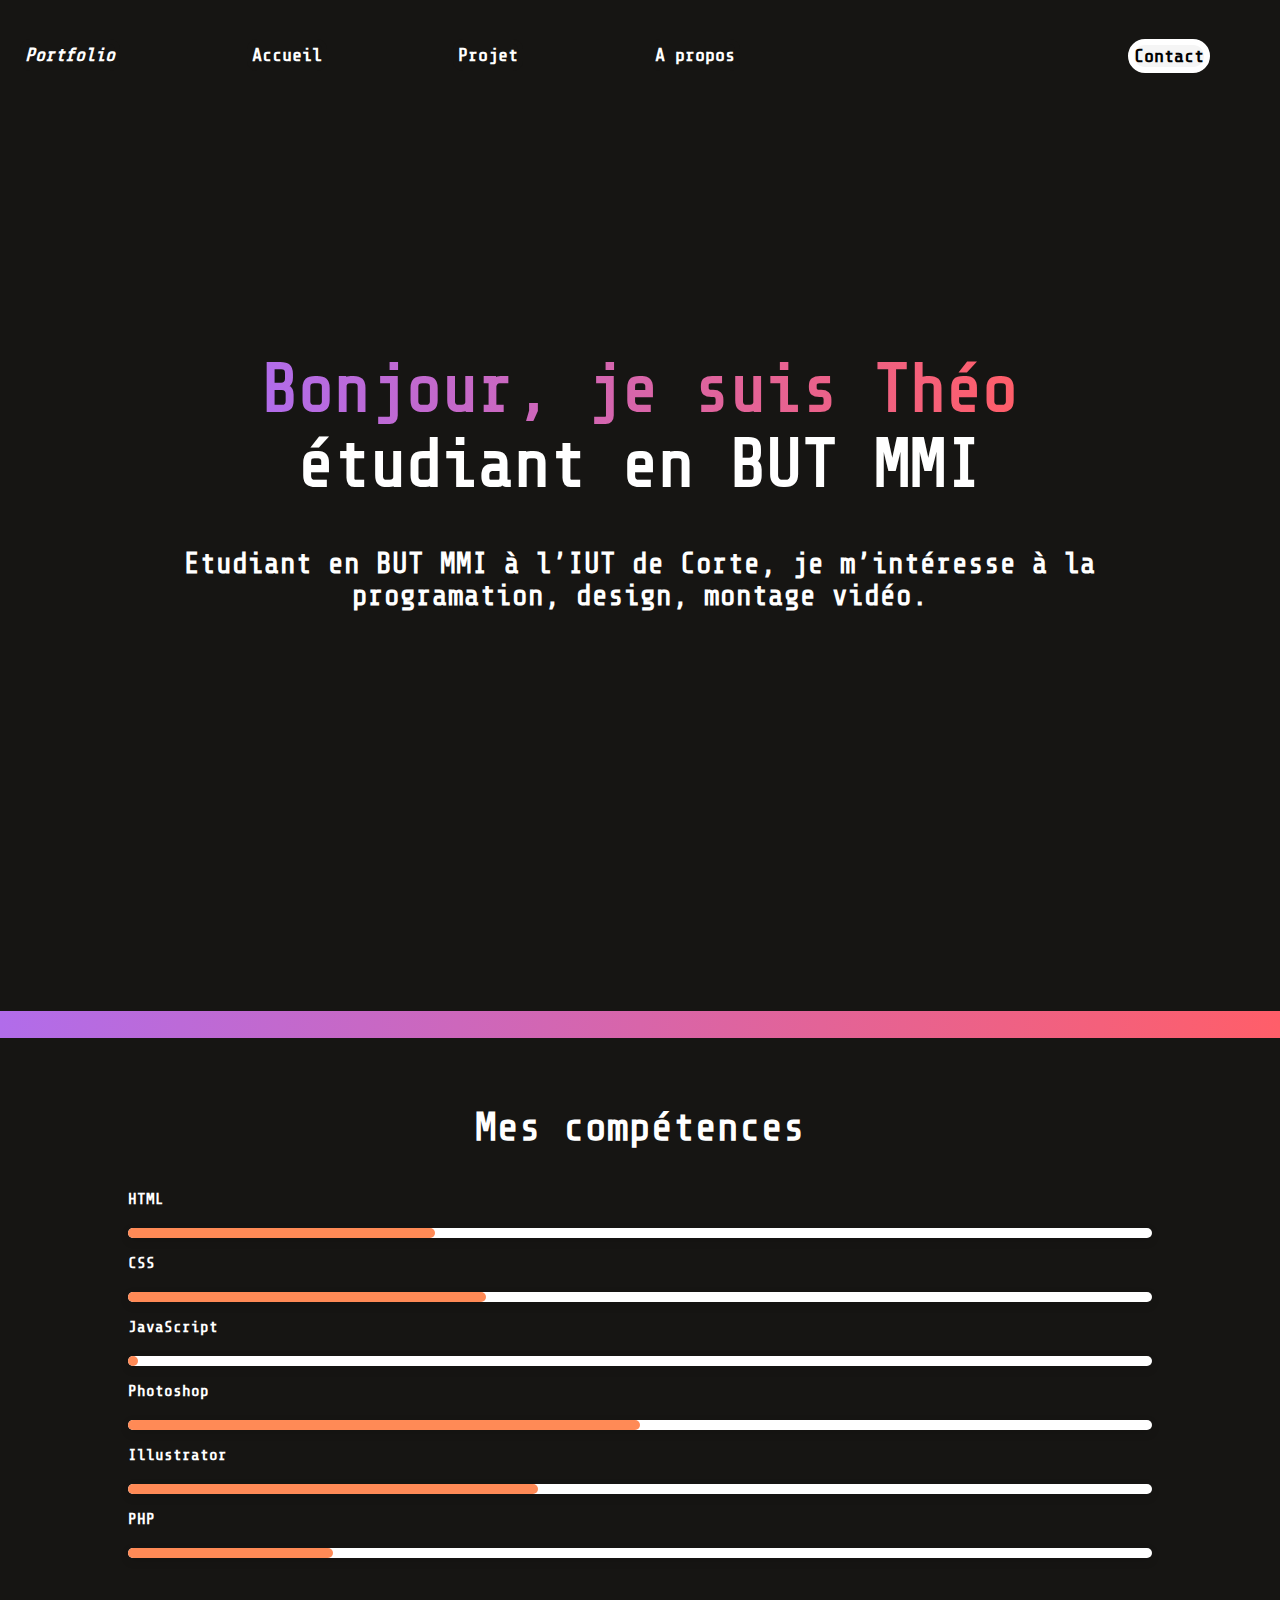
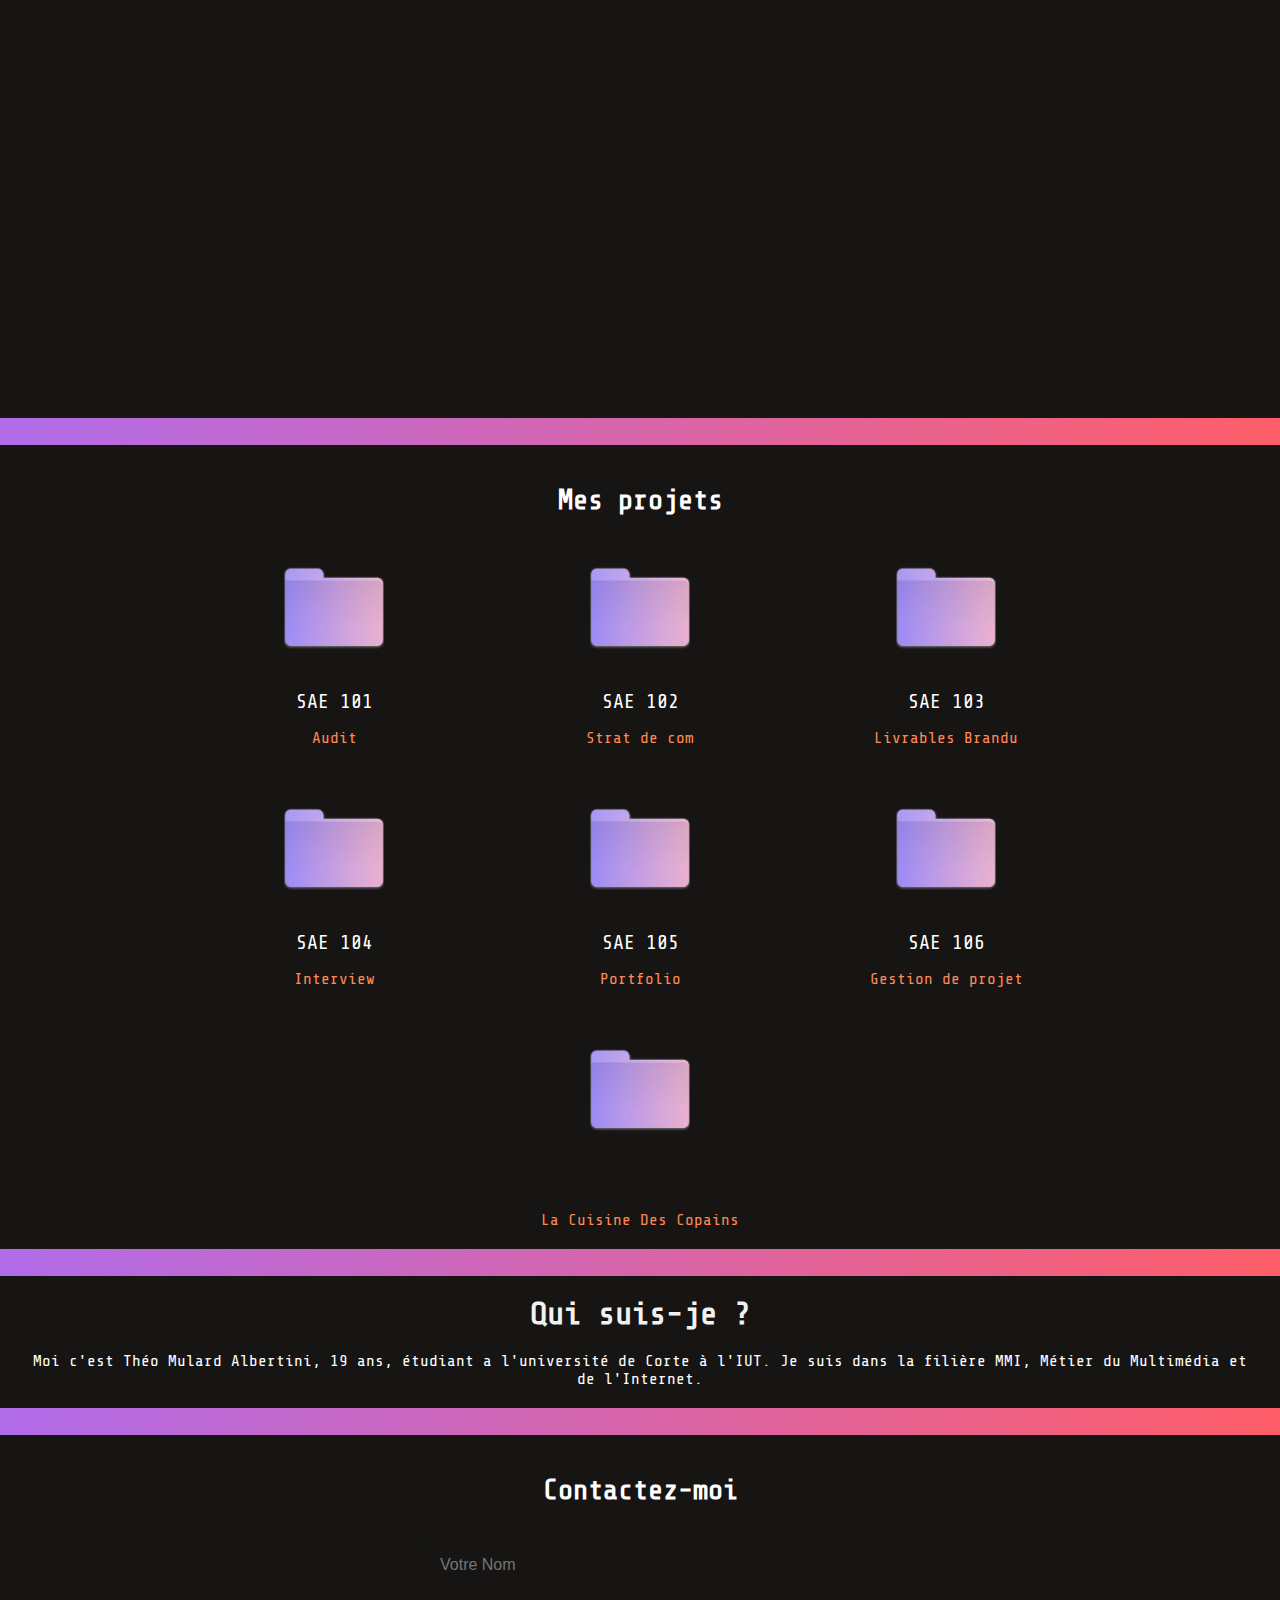
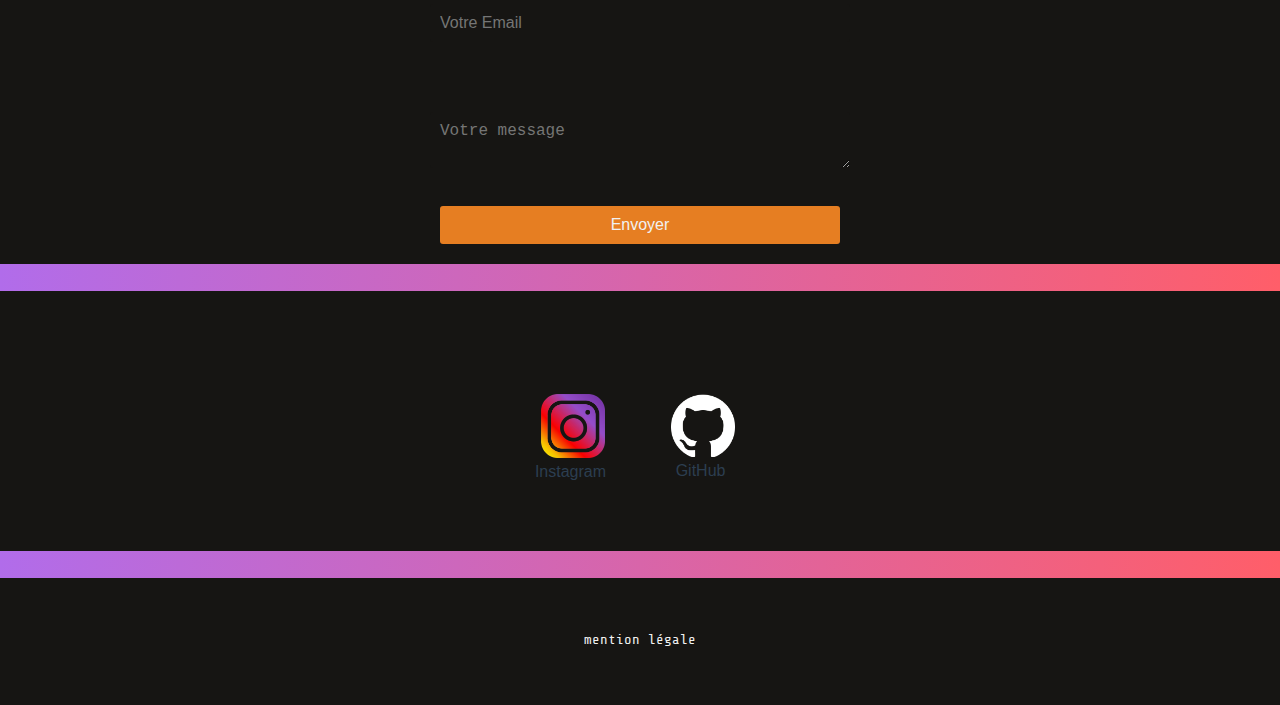
<file: index.html>
<!DOCTYPE html>
<html>
  <head>
    <title>Mon Portfolio</title>
    <meta charset="utf-8" />
    <meta name="viewport" content="width=device-width, initial-scale=1.0" />
    <link rel="stylesheet" href="style.css" />
    <link rel="preconnect" href="https://fonts.googleapis.com" />
    <link rel="preconnect" href="https://fonts.gstatic.com" crossorigin />
    <link
      href="https://fonts.googleapis.com/css2?family=Share+Tech+Mono&display=swap"
      rel="stylesheet"
    />
  </head>
  <body>
    <header>
      <div class="navbarfull" id="accueil">
      <div class="navbar">
        <div class="Portfolio">
            <h3 class="haut"><a href="#" ><em>Portfolio</em></a></h3>
         </div>
         <div class="menu">
            <h3 class="haut"><a href="#accuiel" >Accueil</a></h3>
          </div>
          <div class="menu">
            <h3 class="haut"><a href="#project" >Projet</a></h3>
          </div>
          <div class="menu">
            <h3 class="haut"><a href="#propos" >A propos</a></h3>
         </div>
         
      
    </div>
      <div class="navbar2">
        <div class="radius">
            <h3 class="haut2"><a class="noir" href="#contact" > Contact</a></h3>
          </div>
         </div>
  </div>
    </header>
    <!-- Section d'accueil -->
    <section class="accueil">
      <div class="container">
        <h1><span>Bonjour, je suis Théo</span>
          étudiant en BUT MMI
        </h1>
        <h2>Etudiant en BUT MMI à l’IUT de Corte, je m’intéresse à la programation,
        design, montage vidéo.</h2>
        
      </div>
      <div class="img-accueil">
        
      </div>
    </section>


    <div class="color"></div>


    <!-- Section des compétences -->
    <section class="competences">
      <div class="container">
        <h1>Mes compétences</h1>
        <div class="row">
          <div class="col-1-of-6">
            <h3>HTML</h3>
            <div class="progress-bar">
              <div class="progress-line" style="width: 30%;"></div>
            </div>
          </div>
          <div class="col-1-of-6">
            <h3>CSS</h3>
            <div class="progress-bar">
              <div class="progress-line" style="width: 35%;"></div>
            </div>
          </div>
          <div class="col-1-of-6">
            <h3>JavaScript</h3>
            <div class="progress-bar">
              <div class="progress-line" style="width: 1%;"></div>
            </div>
          </div>
          <div class="col-1-of-6">
            <h3>Photoshop</h3>
            <div class="progress-bar">
              <div class="progress-line" style="width: 50%;"></div>
            </div>
          </div>
          <div class="col-1-of-6">
            <h3>Illustrator</h3>
            <div class="progress-bar">
              <div class="progress-line" style="width: 40%;"></div>
            </div>
          </div>
          <div class="col-1-of-6">
            <h3>PHP</h3>
            <div class="progress-bar">
              <div class="progress-line" style="width: 20%;"></div>
            </div>
          </div>
        </div>
      </div>
      <!-- mettre d'autres compétences -->
    </section>



    <div class="color" id="project"></div>


    <!-- Section de mes projets -->
    <section class="projets" >
      <div class="container">
        <h1>Mes projets</h1>
        <div class="row">
          <div class="col-1-of-6">
            <div class="projet">
              <img src="img/folder.png" alt="Projet" />
              <h3>SAE 101</h3>
              <p>Audit</p>
            </div>
          </div>
          <div class="col-1-of-6">
            <div class="projet">
              <img src="img/folder.png" alt="Projet" />
              <h3>SAE 102</h3>
              <p>Strat de com</p>
            </div>
          </div>
          <div class="col-1-of-6">
            <div class="projet">
              <img src="img/folder.png" alt="Projet" />
              <h3>SAE 103</h3>
              <p>Livrables Brandu</p>
            </div>
          </div>
          <div class="col-1-of-6">
            <div class="projet">
              <img src="img/folder.png" alt="Projet" />
              <h3>SAE 104</h3>
              <p>Interview</p>
            </div>
          </div>
          <div class="col-1-of-6">
            <div class="projet">
              <img src="img/folder.png" alt="Projet" />
              <h3>SAE 105</h3>
              <p>Portfolio</p>
            </div>
          </div>
          <div class="col-1-of-6">
            <div class="projet">
              <img src="img/folder.png" alt="Projet" />
              <h3>SAE 106</h3>
              <p>Gestion de projet</p>
            </div>
          </div>
          <div class="col-1-of-6">
            <div class="projet">
              <img src="img/folder.png" alt="Projet" />
              <h3><a class="suppr" href="https://lacuisinedescopains9.wordpress.com/">Mon site wordpress</a></h3>
              <p>La Cuisine Des Copains</p>
            </div>
          </div>
        </div>
      </div>
    </section>
    

    <div class="color"id="propos"></div>
<!-- créer une section A PROPOS -->
      <section class="a-propos">
        <div>
          <div>
            <h1 class="a-proposh1">Qui suis-je ?</h1>
          </div>
          <div>
            <div>
            <p>
              Moi c'est Théo Mulard Albertini, 19 ans, étudiant a l'université
              de Corte à l'IUT. Je suis dans la filière MMI, Métier du Multimédia et de l'Internet.
            </p>
          </div>
          <div>
            <!-- mettre une image de moi -->
          </div>
          </div>
        </div>
      </section>
    <div class="color" id="contact"></div>


    <!-- Section de contact -->
    <section class="contact">
      <div class="container">
        <h1>Contactez-moi</h1>
        <form action="">
          <div class="row2">
            <div class="col-1-of-2">
              <input class="text" type="text" name="name" placeholder="Votre Nom" required />
            </div>
            <div class="col-1-of-2">
              <input
                class="mail"
                type="email"
                name="email"
                placeholder="Votre Email"
                required
              />
            </div>
          </div>
          <textarea
            class="mess"
            name="message"
            placeholder="Votre message"
            required
          ></textarea>
          <br>
          <input class="hoov" type="submit" value="Envoyer" />
        </form>
      </div>
    </section>


    <div class="color"></div>


    <!-- Section des réseaux sociaux -->
    <section class="reseaux">
      <div class="container">
        <h3>Retrouvez-moi sur les réseaux</h3>
        <div class="row">
          <div class="col-1-of">
            <img src="img/instalogo.png" />
            <a href="#" class="social-link">
              Instagram
            </a>
          </div>
          <div class="col-1-of">
            <img src="img/github.png" alt="GitHub" />
            <a href="#" class="social-link">
              GitHub
            </a>
          </div>
        </div>
      </div>
    </section>


    <div class="color"></div>


    <!-- Section de pied de page -->
    <footer>
      <div class="container">
        <p>mention légale</p>
      </div>
    </footer>

  </body>
</html>
</file>
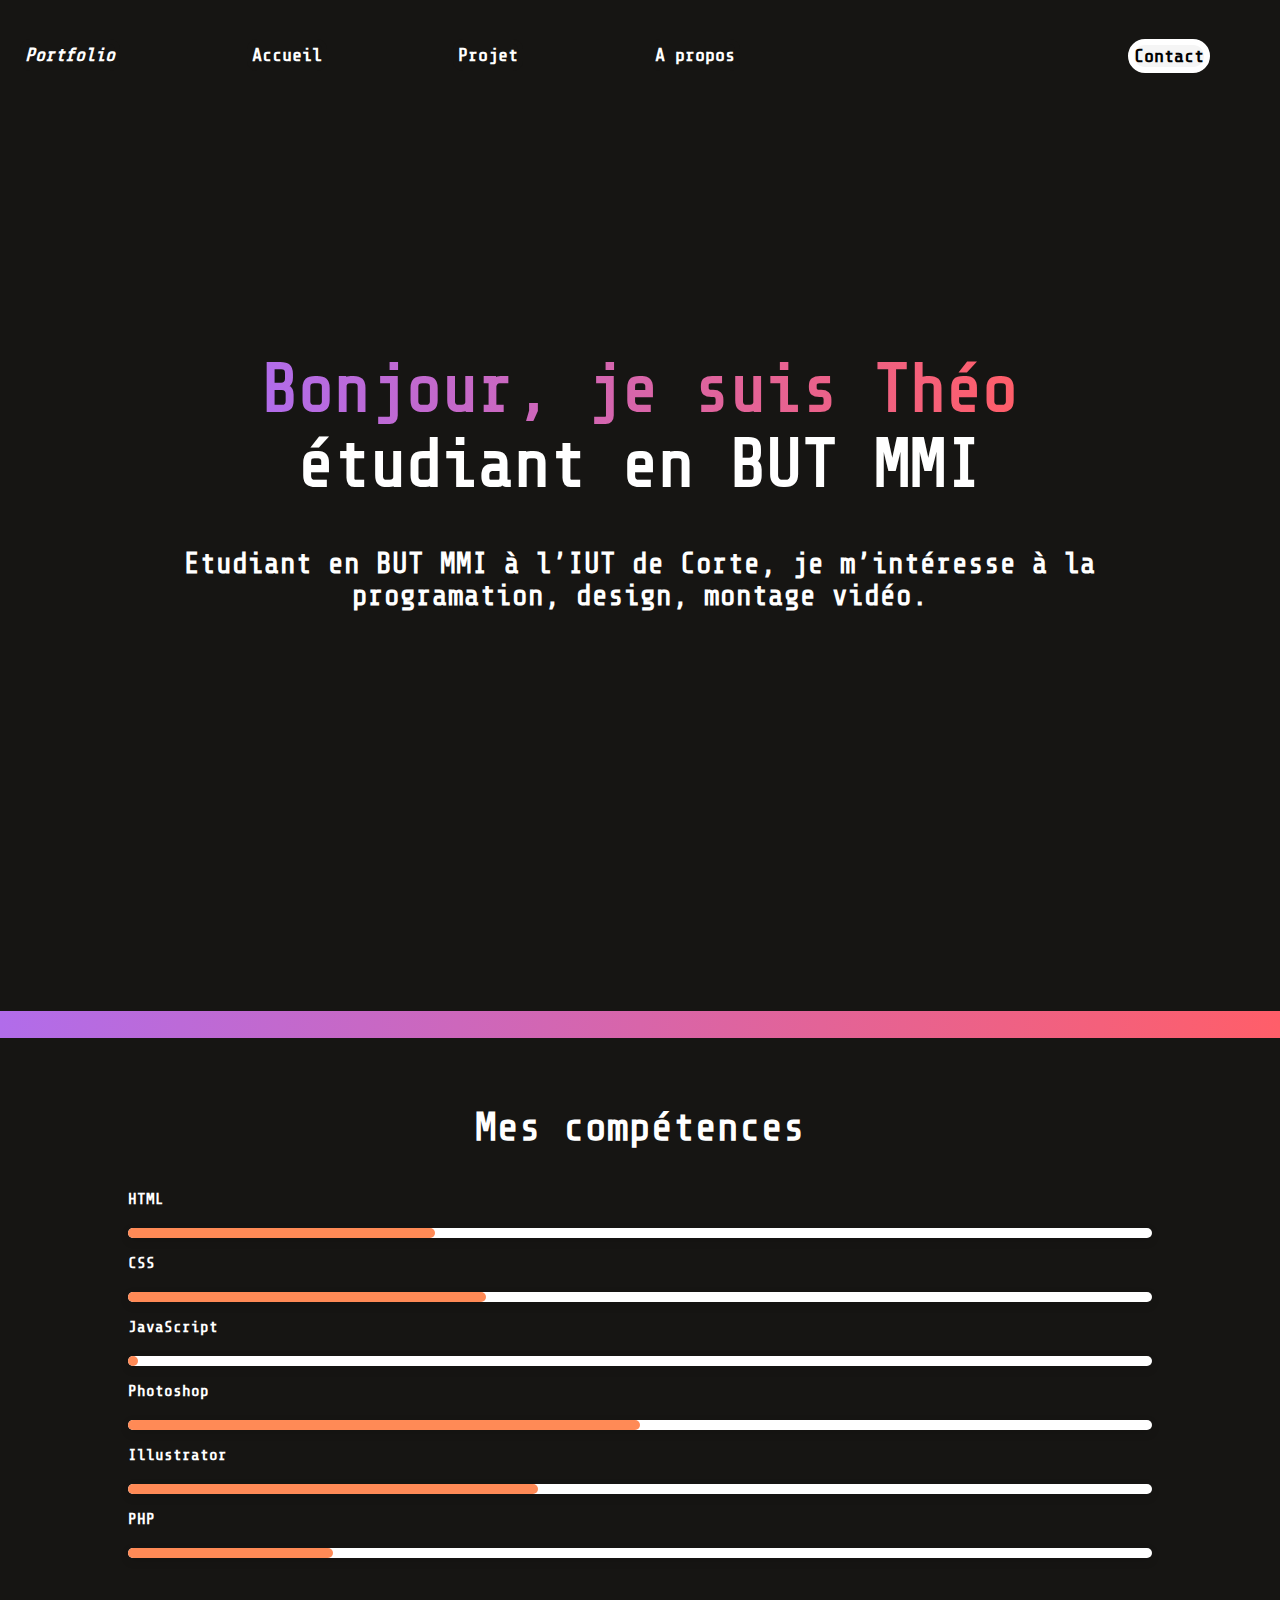
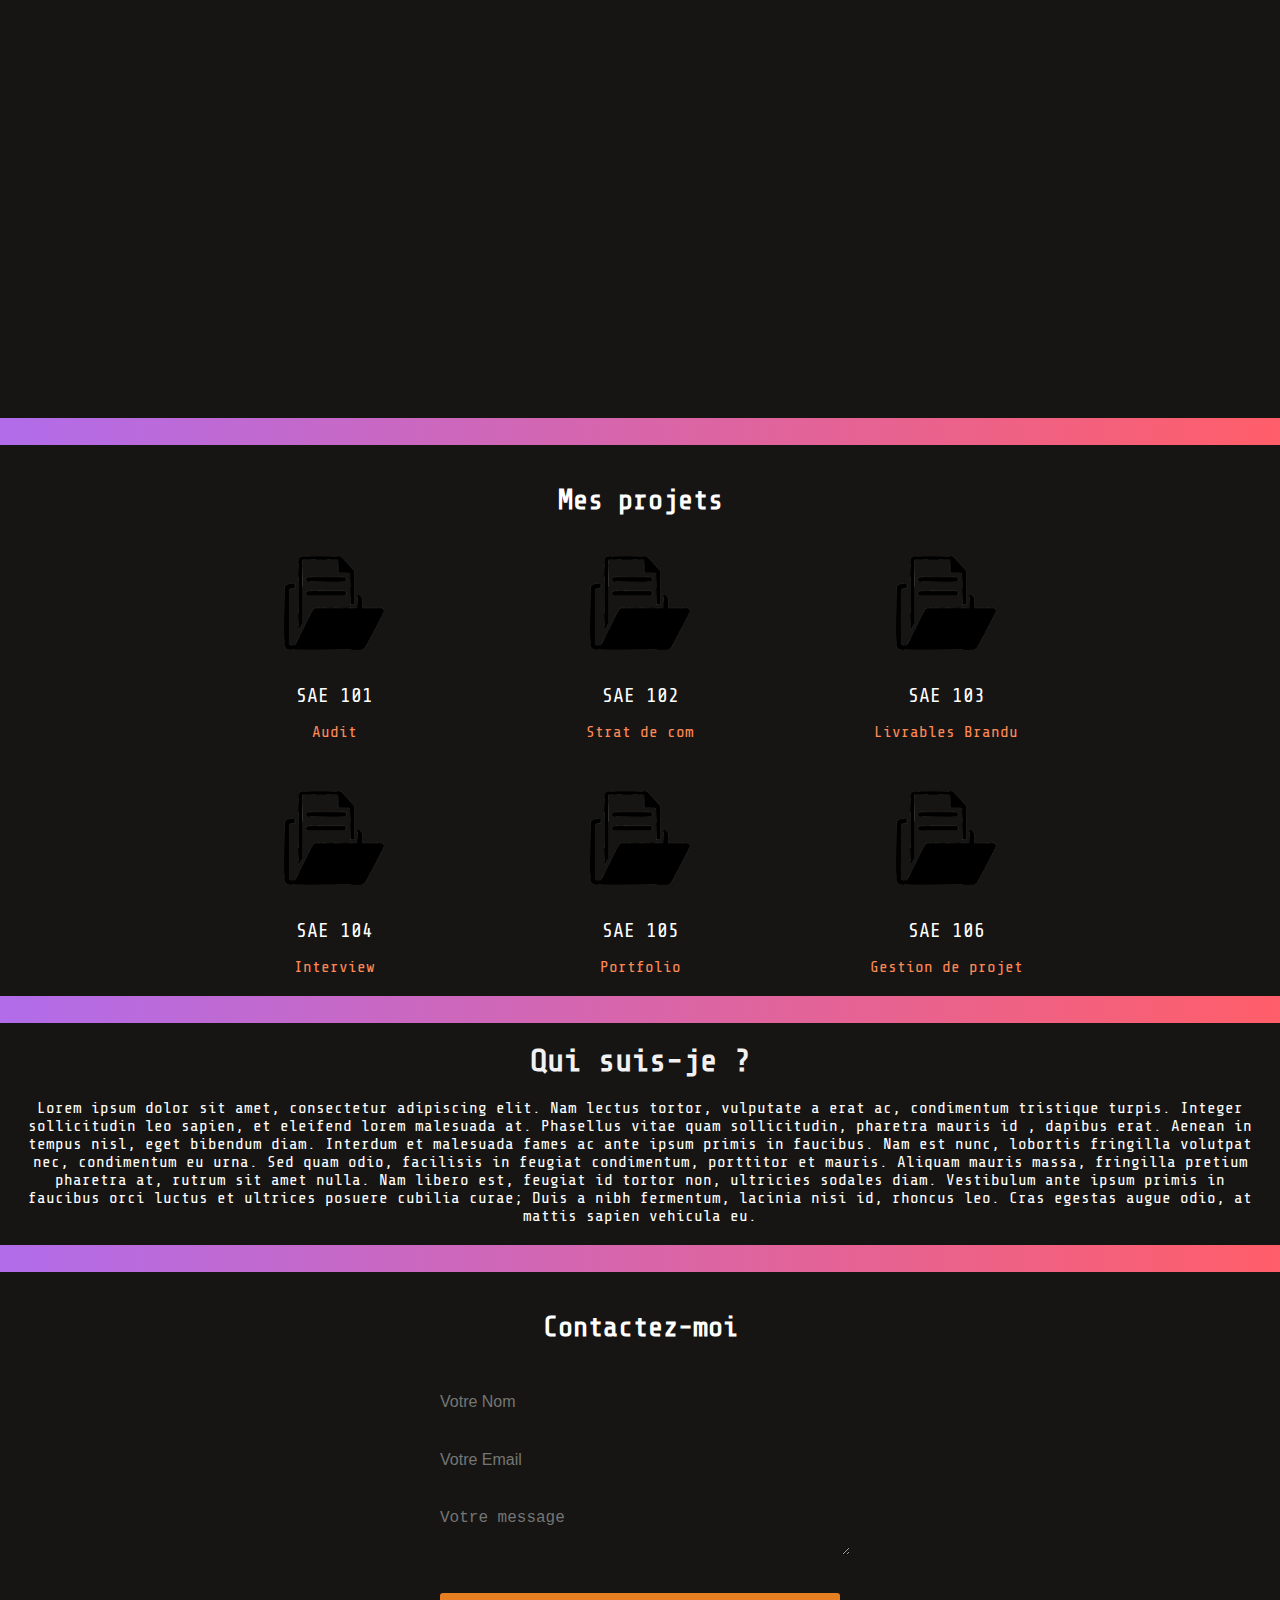
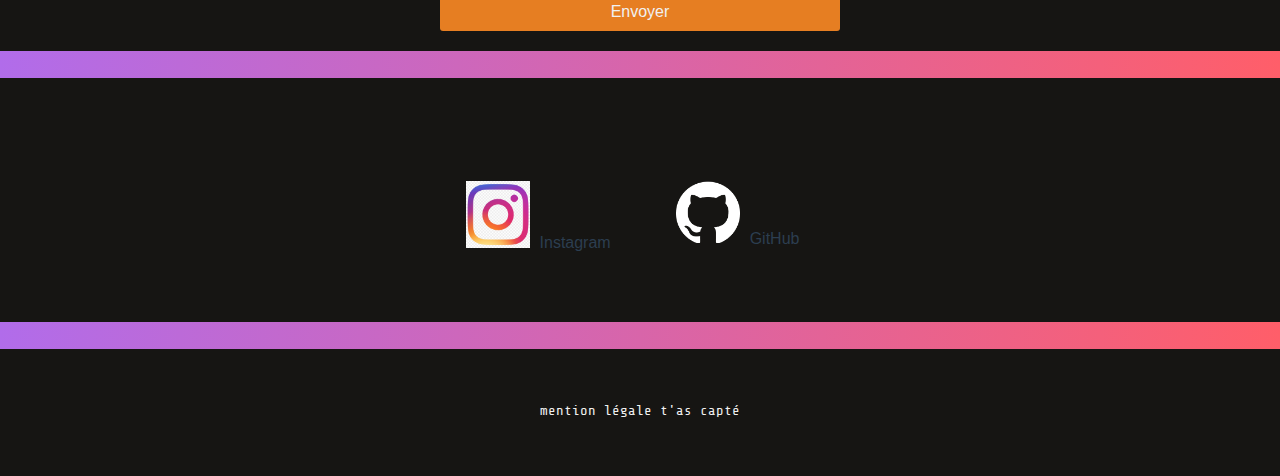
<file: accueil.html>
<!DOCTYPE html>
<html>
  <head>
    <title>Mon Portfolio</title>
    <meta charset="utf-8" />
    <meta name="viewport" content="width=device-width, initial-scale=1.0" />
    <link rel="stylesheet" href="style.css" />
    <link rel="preconnect" href="https://fonts.googleapis.com" />
    <link rel="preconnect" href="https://fonts.gstatic.com" crossorigin />
    <link
      href="https://fonts.googleapis.com/css2?family=Share+Tech+Mono&display=swap"
      rel="stylesheet"
    />
  </head>
  <body>
    <header>
      <div class="navbarfull">
      <div class="navbar">
        <div class="Portfolio">
            <h3 class="haut"><a href="#" ><em>Portfolio</em></a></h3>
         </div>
         <div class="menu">
            <h3 class="haut"><a href="#" >Accueil</a></h3>
          </div>
          <div class="menu">
            <h3 class="haut"><a href="#project" >Projet</a></h3>
          </div>
          <div class="menu">
            <h3 class="haut"><a href="#" >A propos</a></h3>
         </div>
         
      
    </div>
      <div class="navbar2">
        <div class="radius">
            <h3 class="haut2"><a class="noir" href="#" > Contact</a></h3>
          </div>
         </div>
  </div>
    </header>
    <!-- Section d'accueil -->
    <section class="accueil">
      <div class="container">
        <h1><span>Bonjour, je suis Théo</span>
          étudiant en BUT MMI
        </h1>
        <h2>Etudiant en BUT MMI à l’IUT de Corte, je m’intéresse à la programation,
        design, montage vidéo.</h2>
        
      </div>
      <div class="img-accueil">
        
      </div>
    </section>


    <div class="color"></div>


    <!-- Section des compétences -->
    <section class="competences">
      <div class="container">
        <h1>Mes compétences</h1>
        <div class="row">
          <div class="col-1-of-6">
            <h3>HTML</h3>
            <div class="progress-bar">
              <div class="progress-line" style="width: 30%;"></div>
            </div>
          </div>
          <div class="col-1-of-6">
            <h3>CSS</h3>
            <div class="progress-bar">
              <div class="progress-line" style="width: 35%;"></div>
            </div>
          </div>
          <div class="col-1-of-6">
            <h3>JavaScript</h3>
            <div class="progress-bar">
              <div class="progress-line" style="width: 1%;"></div>
            </div>
          </div>
          <div class="col-1-of-6">
            <h3>Photoshop</h3>
            <div class="progress-bar">
              <div class="progress-line" style="width: 50%;"></div>
            </div>
          </div>
          <div class="col-1-of-6">
            <h3>Illustrator</h3>
            <div class="progress-bar">
              <div class="progress-line" style="width: 40%;"></div>
            </div>
          </div>
          <div class="col-1-of-6">
            <h3>PHP</h3>
            <div class="progress-bar">
              <div class="progress-line" style="width: 20%;"></div>
            </div>
          </div>
        </div>
      </div>
      <!-- mettre d'autres compétences -->
    </section>



    <div class="color" id="project"></div>


    <!-- Section de mes projets -->
    <section class="projets" >
      <div class="container">
        <h1>Mes projets</h1>
        <div class="row">
          <div class="col-1-of-6">
            <div class="projet">
              <img src="img/fichier.png" alt="Projet" />
              <h3>SAE 101</h3>
              <p>Audit</p>
            </div>
          </div>
          <div class="col-1-of-6">
            <div class="projet">
              <img src="img/fichier.png" alt="Projet" />
              <h3>SAE 102</h3>
              <p>Strat de com</p>
            </div>
          </div>
          <div class="col-1-of-6">
            <div class="projet">
              <img src="img/fichier.png" alt="Projet" />
              <h3>SAE 103</h3>
              <p>Livrables Brandu</p>
            </div>
          </div>
          <div class="col-1-of-6">
            <div class="projet">
              <img src="img/fichier.png" alt="Projet" />
              <h3>SAE 104</h3>
              <p>Interview</p>
            </div>
          </div>
          <div class="col-1-of-6">
            <div class="projet">
              <img src="img/fichier.png" alt="Projet" />
              <h3>SAE 105</h3>
              <p>Portfolio</p>
            </div>
          </div>
          <div class="col-1-of-6">
            <div class="projet">
              <img src="img/fichier.png" alt="Projet" />
              <h3>SAE 106</h3>
              <p>Gestion de projet</p>
            </div>
          </div>
        </div>
      </div>
    </section>
    

    <div class="color"></div>
<!-- créer une section A PROPOS -->
      <section class="a-propos">
        <div>
          <div>
            <h1 class="a-proposh1">Qui suis-je ?</h1>
          </div>
          <div>
            <div>
            <p>
              Lorem ipsum dolor sit amet, consectetur adipiscing elit. Nam lectus tortor,
              vulputate a erat ac, condimentum tristique turpis. Integer sollicitudin leo sapien,
              et eleifend lorem malesuada at. Phasellus vitae quam sollicitudin, pharetra mauris id
              , dapibus erat. Aenean in tempus nisl, eget bibendum diam. Interdum et malesuada fames
              ac ante ipsum primis in faucibus. Nam est nunc, lobortis fringilla volutpat nec,
              condimentum eu urna. Sed quam odio, facilisis in feugiat condimentum, porttitor et mauris.
              Aliquam mauris massa, fringilla pretium pharetra at, rutrum sit amet nulla. Nam libero est,
              feugiat id tortor non, ultricies sodales diam. Vestibulum ante ipsum primis in faucibus
              orci luctus et ultrices posuere cubilia curae; Duis a nibh fermentum, lacinia nisi id,
              rhoncus leo. Cras egestas augue odio, at mattis sapien vehicula eu.
            </p>
          </div>
          <div>
            <!-- mettre une image de moi -->
          </div>
          </div>
        </div>
      </section>
    <div class="color"></div>


    <!-- Section de contact -->
    <section class="contact">
      <div class="container">
        <h1>Contactez-moi</h1>
        <form action="">
          <div class="row">
            <div class="col-1-of-2">
              <input type="text" name="name" placeholder="Votre Nom" required />
            </div>
            <div class="col-1-of-2">
              <input
                type="email"
                name="email"
                placeholder="Votre Email"
                required
              />
            </div>
          </div>
          <textarea
            name="message"
            placeholder="Votre message"
            required
          ></textarea>
          <br>
          <input class="hoov" type="submit" value="Envoyer" />
        </form>
      </div>
    </section>


    <div class="color"></div>


    <!-- Section des réseaux sociaux -->
    <section class="reseaux">
      <div class="container">
        <h3>Retrouvez-moi sur les réseaux</h3>
        <div class="row">
          <div class="col-1-of-2">
            <a href="#" class="social-link">
              <img src="img/nsta.png" />Instagram
            </a>
          </div>
          <div class="col-1-of-2">
            <a href="#" class="social-link">
              <img src="img/github.png" alt="GitHub" />GitHub
            </a>
          </div>
        </div>
      </div>
    </section>


    <div class="color"></div>


    <!-- Section de pied de page -->
    <footer>
      <div class="container">
        <p>mention légale t'as capté</p>
      </div>
    </footer>

  </body>
</html>
</file>
<file: style.css>
html, body {
  overflow-x: hidden;
  scroll-behavior: smooth;
  animation: open 1s ease-in-out;
  background-color: #161513;
}

@keyframes open {

  from{ 
    opacity: 0;
    transform: scale(1.15) translate(0px, 250px);
  }

  to{
    opacity: 1;
    transform: scale(1) translate(0px, 0px);
  }

}

body {
  margin: 0;
  font-family: "Share Tech Mono", sans-serif;
  background: #f1f1f1;
}

header{
      width: 100vw;
}
.color{

  height: 3vh;
  animation: animateBg 1.5s linear infinite;
  background-image: linear-gradient(90deg,#b16cea,#ff5e69,#ff8a56,#ffa84b,#b16cea,#ff5e69);
  background-size: 500% 100%;
  width: 100vw;
}

.navbarfull{
  width: 100%;
  display: inline-flex;
  justify-content: center;

  
}
.navbar{
  width: 60%;
    background-color: #161513;
    display: inline-flex;
    justify-content: space-between;
    padding: 20px;

}
.navbar2{
  width: 40%;
    background-color: #161513;
    display: flex;
    padding: 20px;
    justify-content: flex-end;
 


}
a {
  text-decoration: none;
  color: white;
}
.noir{
  color: black;
}


.haut{
  color: white;
  text-align: center;
  border-radius: 10px;
  border-style: solid;
  border-width: 5px;
  border-color: #161513;
  transition: 0.3s;
}
.haut:hover{
  background-color: orange;
  border-color: orange;
  border-radius: 10px;
  border-style: solid;
  border-width: 5px;
}

.radius{
  padding-right: 50px;
}

.haut2{
  background-color: whitesmoke;
  border-radius: 50px;
  border: solid white 6px;
  color: black;
  text-align: center;
  transition: 0.3s;
}

.haut2:hover{
transform: scale(1.15);

}

.accueil {
  background-color: #161513;
  height: 100vh;
  width: 100vw;
  display: flex;
  flex-direction: column;
  justify-content: center;
}
.container {
  width: 80%;
  margin: 0 auto;
}
.accueil {
  text-align: center;

}
.accueil h1 span {
 
  animation: animateBg 2s linear infinite;
  background-image: linear-gradient(90deg,#b16cea,#ff5e69,#ff8a56,#ffa84b,#b16cea,#ff5e69);
  background-size: 500% 100%;
  -webkit-background-clip: text;
  -webkit-text-fill-color: transparent;
  font-weight: bold;
}


@keyframes animateBg {
  0% { background-position: 100% 0%; }
  100% { background-position: 0% 0%; }
}


.img-accueil{
  width: 20vw;
  height: 20vh;
  
}
.accueil h1 {
  color: #fff;
  font-size: calc(1rem + 4vw);
  font-weight: bold;
}
  .accueil h2 {
    font-size: calc(1rem + 1vw);
  color: #fff;
  font-weight: bold;
}
.competences {
  padding: 40px 0;
  background-color: #161513;
  height: 100vh;
  width: 100vw;
}
.competences h1 {
  font-size: 40px;
  font-weight: bold;
  margin-bottom: 40px;
  color: white;
  text-align: center;
}
.competences h3 {
  font-size: 16px;
  font-weight: bold;
  margin-bottom: 20px;
  color: white;
}
.progress-bar {
  background: #fff;
  border-radius: 10px;
  height: 10px;
  box-shadow: 0 3px 10px 0 rgba(0, 0, 0, 0.12);
}
.progress-line {
  background: #ff8a56;
  border-radius: 10px;
  height: 10px;
  text-align: right;
  color: #fff;
  font-size: 12px;
  font-weight: bold;
}



.projets {
  padding: 20px 0;
  background-color: #161513;
  display: flex;
  flex-wrap: wrap;
  gap: 20px;
  width: 100vw;
}
.suppr{
  color: #161513;
}
.suppr:hover{
  color: blue;
  scale: (1.15);
  text-decoration: underline;
}

.projets .container {
  margin: 0 auto;
  max-width: 1140px;
}

.projets h1 {
  
  font-size: 28px;
  font-weight: 600;
  color: white;
  text-align: center;
  margin-bottom: 40px;
}

.projets .row {
    display: flex;
    justify-content: space-between;
    flex-wrap: wrap;
    gap: 50px;
    justify-content: center;
}

.projets .projet {
  text-align: center;
  width: 20vw;
}

.projets img {
  width: 200px;
  height: auto;
  margin-bottom: 10px;
}

.projets h3 {
  
  font-size: 20px;
  font-weight: 500;
  color: white;
  margin-bottom: 10px;
}

.projets p {

  font-size: 16px;
  font-weight: 400;
  color: #ff8a56;
  margin-bottom: 0;
}
.projet:hover{
  background-color: whitesmoke;
  border-radius: 30px;
  box-shadow: 10px 5px grey;
  transition: 1s;
}

.projet:hover h3{
  color: #161513;
  transition: 1s;
}
.projet:hover p{
  color: rgb(159, 42, 0);
  transition: 1s;
}


/* Section a propos */
.a-propos{
   background-color: #161513;
   padding-top: 20px;
   padding-bottom: 20px;
}
.a-proposh1{
  text-align: center;
  color: #f1f1f1;
  margin-block-start: 0em;
  margin-block-end: 0em;
  padding-bottom: 20px;
}

.a-propos p{
  margin: 0;
  padding-left: 20px;
  padding-right: 20px;
  color: white;
  text-align: center;
}
/* Section de contact */


@media (orientation:portrait) {
  
  .navbar, .navbarfull{
    flex-direction: column;
    width: 100%;
    padding:0px;
  }

  .navbar2{
    padding:0px;
    width: 100%;
    justify-content: center;
  }

  .radius{
    padding: 0;
  }

  .navbar{
    padding-bottom: 0px;
    align-items: center;
  }

}

.contact {
  padding: 20px 0;
  background-color: #161513;
  width: 100vw;
}

.contact .container {
  margin: 0 auto;
  max-width: 1140px;
  


}

.contact h1 {
  font-size: 28px;
  font-weight: 600;
  color: white;
  text-align: center;
  margin-bottom: 40px;
}

.contact .row2 {
  justify-content: center;
  margin-bottom: 50px;
}
.col-1-of-2 .text:hover{
  transform: scale(1.1);
  border: solid white;
  border-radius: 20px;
}
.col-1-of-2 .mail:hover{
  transform: scale(1.1);
  border: solid white;
  border-radius: 20px;
}
.mess:hover{
  transform: scale(1.1);
  border: solid white;
  border-radius: 20px;
}

.contact input[type="text"],
.contact input[type="email"],
.contact textarea {
  width: 400px;
  border: none;
  border-radius: 3px;
  background-color: #161513;
  padding: 10px;
  color: whitesmoke;
  font-size: 16px;
  font-weight: 400;
  margin-bottom: 20px;
}

.contact input[type="submit"] {
  width: 400px;
  border: none;
  border-radius: 3px;
  background-color: #e67e22;
  color: #f1f1f1;
  font-size: 16px;
  font-weight: 400;
  padding: 10px;
  cursor: pointer;
}
form{
    display: flex;
    justify-content: center;
    flex-direction: column;
    align-items: center;
}

/* Section des réseaux sociaux */
.reseaux {
  padding: 20px 0;
  background-color: #161513;
  width: 100vw;
}
.reseaux .row {
  display: flex;
justify-content: center;
gap: 50px;
}
.col-1-of{
  display: inline-block;
  display: flex;
  flex-direction: column;
  align-items: center;
  gap: 5px;
  
  
}

.reseaux .container {
  margin: 0 auto;
  max-width: 1140px;
}

.reseaux h3 {
  font-family: "Open Sans", sans-serif;
  font-size: 20px;
  font-weight: 500;
  color: #161513;
  text-align: center;
  margin-bottom: 40px;
}

.reseaux .row {
  justify-content: center;
  margin-bottom: 50px;
}

.reseaux .social-link {
  text-align: center;
  font-family: "Open Sans", sans-serif;
  font-size: 16px;
  font-weight: 400;
  color: #2c3e50;
  text-decoration: none;
  margin-right: 15px;
  display: inline-block;
}

.reseaux img {
  margin-right: 10px;
}
img{
  width: 5vw;
  max-width: 100px;
}

/* Section de pied de page */
footer {
  padding: 40px 0;
  background-color: #161513;
  height: 5vh;
  width: 100vw;
}

footer .container {
  margin: 0 auto;
  max-width: 1140px;
}

footer p {
  font-size: 14px;
  font-weight: 400;
  color: #f1f1f1;
  text-align: center;
  margin-bottom: 0;
}
</file>
